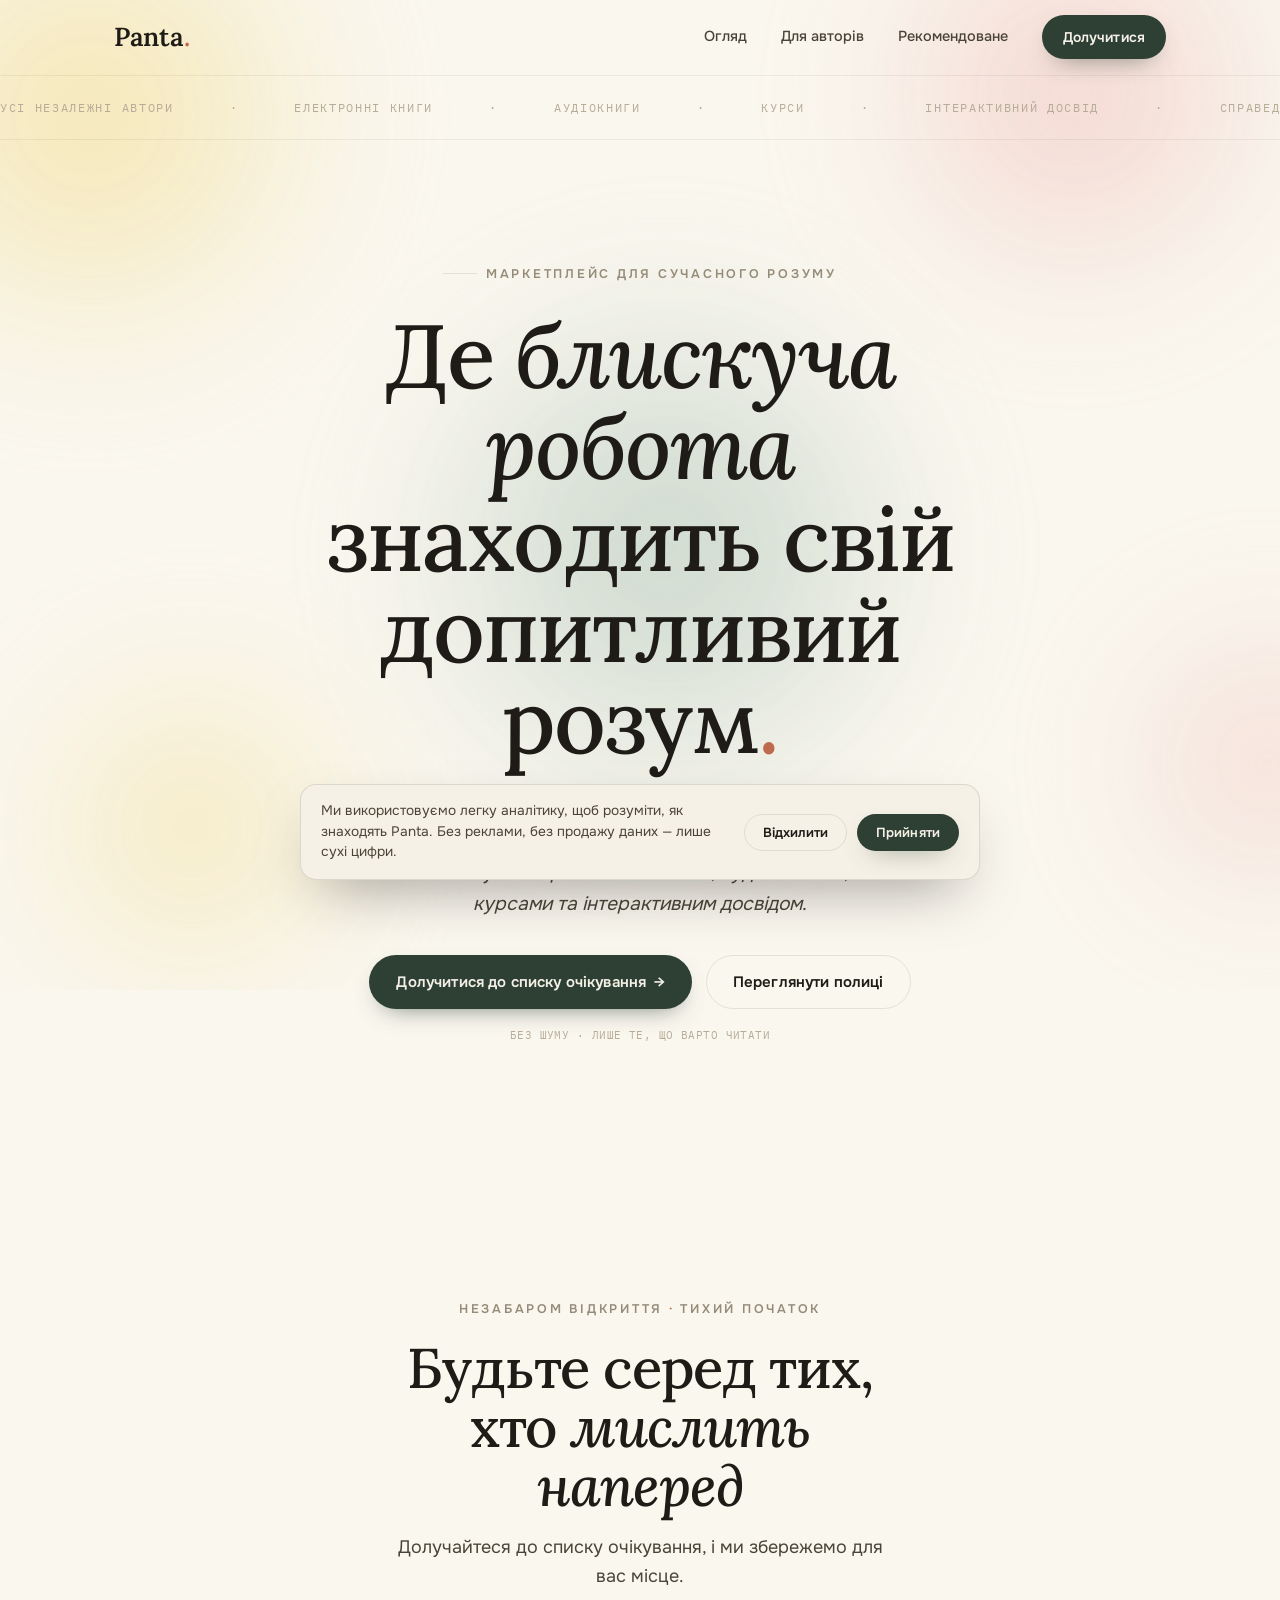
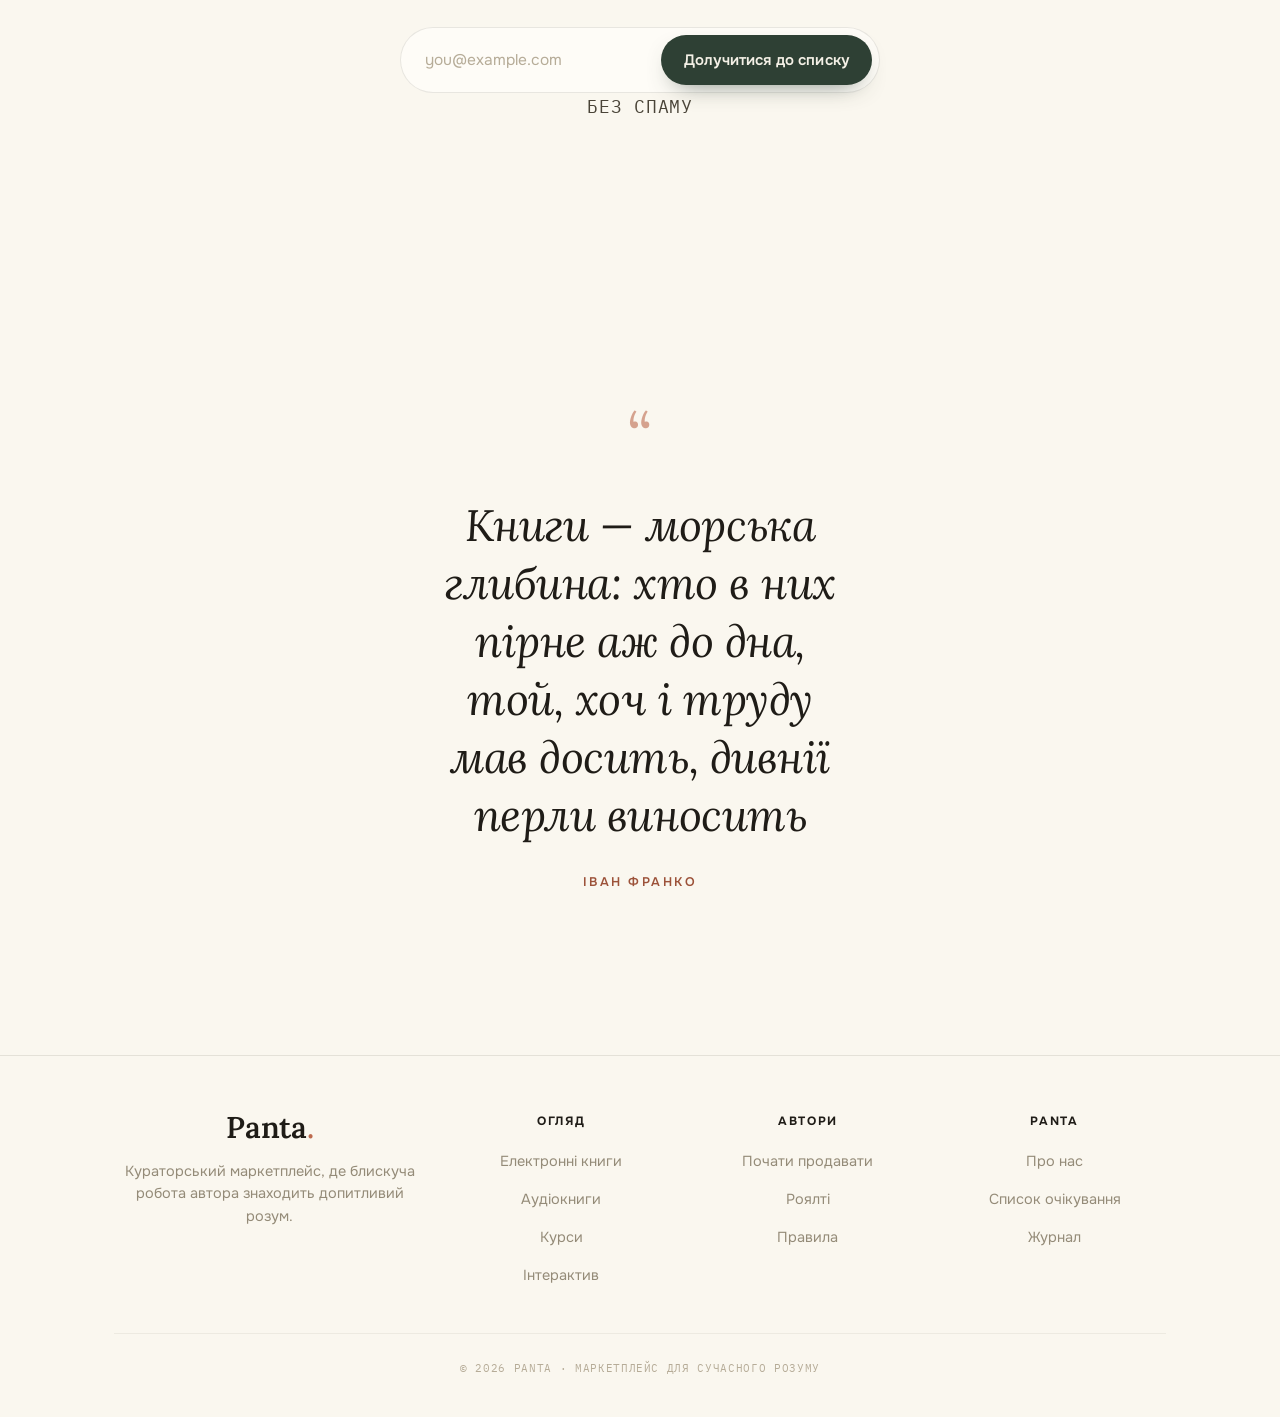
<file: index.html>
<!doctype html>
<html lang="uk">
    <head>
        <meta charset="utf-8" />
        <meta name="viewport" content="width=device-width, initial-scale=1" />

        <!-- Google tag (gtag.js) — GA4 -->
        <script
            async
            src="https://www.googletagmanager.com/gtag/js?id=G-8SDCCMNHDT"
        ></script>
        <script>
            window.dataLayer = window.dataLayer || [];
            function gtag() {
                dataLayer.push(arguments);
            }
            // Consent Mode v2 — deny storage until the visitor chooses
            gtag("consent", "default", {
                ad_storage: "denied",
                ad_user_data: "denied",
                ad_personalization: "denied",
                analytics_storage: "denied",
            });
            // Honor a stored choice immediately, before the banner loads
            try {
                if (localStorage.getItem("panta-consent") === "granted") {
                    gtag("consent", "update", {
                        ad_storage: "granted",
                        ad_user_data: "granted",
                        ad_personalization: "granted",
                        analytics_storage: "granted",
                    });
                }
            } catch (e) {}
            gtag("js", new Date());
            gtag("config", "G-8SDCCMNHDT");
        </script>

        <title>Panta — Маркетплейс для сучасного розуму</title>
        <meta
            name="description"
            content="Panta — це кураторський маркетплейс, що поєднує талановитих авторів і допитливий розум — електронні книги, аудіокниги, курси та інтерактивний досвід."
        />
        <link rel="preconnect" href="https://fonts.googleapis.com" />
        <link rel="preconnect" href="https://fonts.gstatic.com" crossorigin />
        <link
            href="https://fonts.googleapis.com/css2?family=Lora:ital,wght@0,400..600;1,400..600&family=Onest:wght@400;500;600;700&family=IBM+Plex+Mono:wght@400;500&display=swap"
            rel="stylesheet"
        />
        <link rel="stylesheet" href="styles.css" />
        <link rel="icon" href="favicon.ico" sizes="any" />
        <link rel="icon" type="image/png" sizes="32x32" href="favicon-32.png" />
        <link
            rel="apple-touch-icon"
            sizes="180x180"
            href="apple-touch-icon.png"
        />
        <link rel="manifest" href="site.webmanifest" />
    </head>
    <body data-direction="editorial" data-motion="on">
        <!-- atmosphere -->
        <div class="atmosphere" aria-hidden="true">
            <div class="bloom bloom--gold"></div>
            <div class="bloom bloom--rose"></div>
            <div class="bloom bloom--sage"></div>
            <div class="bloom bloom--gold-2"></div>
            <div class="bloom bloom--rose-2"></div>
        </div>

        <!-- ======================= NAV ======================= -->
        <header class="nav" id="nav">
            <div class="wrap nav__inner">
                <a class="wordmark" href="#top"
                    >Panta<span class="dot">.</span></a
                >
                <nav class="nav__links">
                    <a class="nav-link" href="in-progress.html">Огляд</a>
                    <a class="nav-link" href="in-progress.html">Для авторів</a>
                    <a class="nav-link" href="in-progress.html"
                        >Рекомендоване</a
                    >
                    <a class="btn btn--primary" href="#waitlist">Долучитися</a>
                </nav>
                <button
                    class="nav__menu-btn"
                    id="navMenuBtn"
                    type="button"
                    aria-label="Відкрити меню"
                    aria-expanded="false"
                    aria-controls="navMenu"
                >
                    <span></span><span></span><span></span>
                </button>
            </div>
            <div class="nav__menu" id="navMenu">
                <div class="wrap nav__menu-inner">
                    <a class="nav__menu-link" href="in-progress.html">Огляд</a>
                    <a class="nav__menu-link" href="in-progress.html"
                        >Для авторів</a
                    >
                    <a class="nav__menu-link" href="in-progress.html"
                        >Рекомендоване</a
                    >
                    <a class="btn btn--primary nav__menu-cta" href="#waitlist"
                        >Долучитися до списку очікування</a
                    >
                </div>
            </div>
        </header>
        <!-- ======================= STRIP ======================= -->
        <div class="strip" aria-hidden="true">
            <div class="strip__row" id="strip">
                <span>Усі незалежні автори</span>
                <span>·</span>
                <span>електронні книги</span>
                <span>·</span>
                <span>аудіокниги</span>
                <span>·</span>
                <span>курси</span>
                <span>·</span>
                <span>інтерактивний досвід</span>
                <span>·</span>
                <span>справедливі роялті для авторів</span>
                <span>·</span>
            </div>
        </div>

        <main id="top">
            <!-- ======================= HERO ======================= -->
            <section class="hero">
                <div class="wrap hero__grid">
                    <div class="hero__copy">
                        <div class="hero__eyebrow eyebrow reveal">
                            <span class="rule"></span>
                            Маркетплейс для сучасного розуму
                        </div>
                        <h1 class="reveal" data-d="1">
                            Де <em>блискуча робота</em> знаходить свій<br />допитливий
                            розум<span class="dot">.</span>
                        </h1>
                        <p class="hero__lede reveal" data-d="2">
                            Перетворюємо іскру автора на полум'я в серці читача
                            — пропонуючи кураторський простір для обміну
                            <em
                                >електронними книгами, аудіокнигами, курсами та
                                інтерактивним досвідом</em
                            >.
                        </p>
                        <div class="hero__cta reveal" data-d="3">
                            <a class="btn btn--primary" href="#waitlist"
                                >Долучитися до списку очікування
                                <span class="arrow">→</span></a
                            >
                            <a class="btn btn--ghost" href="in-progress.html"
                                >Переглянути полиці</a
                            >
                        </div>
                        <p class="hero__note reveal" data-d="4">
                            Без шуму · лише те, що варто читати
                        </p>
                    </div>

                    <div
                        class="hero__visual reveal"
                        data-d="2"
                        aria-hidden="true"
                    >
                        <div class="cover c1">
                            <span class="cover__tag">електронна книга</span>
                        </div>
                        <div class="cover c2">
                            <span class="cover__tag">аудіокнига</span>
                        </div>
                        <div class="cover c3">
                            <span class="cover__tag">курс</span>
                        </div>
                    </div>
                </div>
            </section>

            <!-- ======================= CATEGORIES ======================= -->
            <!-- --
            <section class="sec" id="categories">
                <div class="wrap">
                    <div class="sec__head reveal">
                        <span class="eyebrow"
                            >The shelves<span class="dot"> ·</span> what you can
                            trade</span
                        >
                        <h2 class="sec__title">
                            Four ways to <em>think, learn,</em> and listen.
                        </h2>
                        <p class="sec__sub">
                            Every format a modern mind reaches for — curated,
                            never crowded.
                        </p>
                    </div>
                    <div class="cats">
                        <a
                            class="cat reveal"
                            data-d="1"
                            href="in-progress.html"
                        >
                            <span class="cat__num">01</span>
                            <div class="cat__thumb"></div>
                            <h3 class="cat__name">E-books</h3>
                            <p class="cat__desc">
                                Long-form ideas and fiction from independent
                                authors, DRM-free.
                            </p>
                            <span class="cat__go"
                                >Explore <span class="arrow">→</span></span
                            >
                        </a>
                        <a
                            class="cat reveal"
                            data-d="2"
                            href="in-progress.html"
                        >
                            <span class="cat__num">02</span>
                            <div class="cat__thumb"></div>
                            <h3 class="cat__name">Audiobooks</h3>
                            <p class="cat__desc">
                                Voices worth your commute, narrated and produced
                                with care.
                            </p>
                            <span class="cat__go"
                                >Explore <span class="arrow">→</span></span
                            >
                        </a>
                        <a
                            class="cat reveal"
                            data-d="3"
                            href="in-progress.html"
                        >
                            <span class="cat__num">03</span>
                            <div class="cat__thumb"></div>
                            <h3 class="cat__name">Courses</h3>
                            <p class="cat__desc">
                                Self-paced craft and knowledge, taught by people
                                who make things.
                            </p>
                            <span class="cat__go"
                                >Explore <span class="arrow">→</span></span
                            >
                        </a>
                        <a
                            class="cat reveal"
                            data-d="4"
                            href="in-progress.html"
                        >
                            <span class="cat__num">04</span>
                            <div class="cat__thumb"></div>
                            <h3 class="cat__name">Interactive</h3>
                            <p class="cat__desc">
                                Living documents, playable essays, and
                                experiences that respond.
                            </p>
                            <span class="cat__go"
                                >Explore <span class="arrow">→</span></span
                            >
                        </a>
                    </div>
                </div>
            </section>
            -->

            <!-- ======================= FEATURED SHELF ======================= -->
            <!-- --
            <section class="sec" id="shelf" style="padding-top: 0">
                <div class="wrap">
                    <div class="sec__head reveal">
                        <span class="eyebrow"
                            >On the shelves now<span class="dot"> ·</span>
                            curated weekly</span
                        >
                        <h2 class="sec__title">
                            Hand-picked, not <em>algorithm-fed.</em>
                        </h2>
                    </div>
                    <div class="shelf">
                        <div class="shelf__item reveal" data-d="1">
                            <div class="shelf__cover">
                                <span class="shelf__ph">cover art</span>
                            </div>
                            <div class="shelf__meta">
                                <span class="k">E-book</span>
                                <p class="t">Essays on the quiet life</p>
                            </div>
                        </div>
                        <div class="shelf__item reveal" data-d="2">
                            <div class="shelf__cover">
                                <span class="shelf__ph">cover art</span>
                            </div>
                            <div class="shelf__meta">
                                <span class="k">Audiobook</span>
                                <p class="t">Notes from a slower year</p>
                            </div>
                        </div>
                        <div class="shelf__item reveal" data-d="3">
                            <div class="shelf__cover">
                                <span class="shelf__ph">cover art</span>
                            </div>
                            <div class="shelf__meta">
                                <span class="k">Course</span>
                                <p class="t">The craft of attention</p>
                            </div>
                        </div>
                        <div class="shelf__item reveal" data-d="4">
                            <div class="shelf__cover">
                                <span class="shelf__ph">cover art</span>
                            </div>
                            <div class="shelf__meta">
                                <span class="k">Interactive</span>
                                <p class="t">A field guide to ideas</p>
                            </div>
                        </div>
                    </div>
                </div>
            </section>
            -->

            <!-- ======================= READERS / CREATORS ======================= -->
            <!-- --
            <section class="sec" id="creators" style="padding-top: 0">
                <div class="wrap">
                    <div class="duo">
                        <div class="panel panel--readers reveal" data-d="1">
                            <span class="panel__eyebrow">For readers</span>
                            <h3 class="panel__title">
                                Find your <em>next</em> idea.
                            </h3>
                            <p class="panel__lead">
                                A calm, curated catalogue with no dark patterns
                                and no infinite scroll — just work chosen
                                because it's good.
                            </p>
                            <ul class="panel__list">
                                <li>One library across every format you buy</li>
                                <li>Read, listen, and learn on any device</li>
                                <li>
                                    Support the people who made it, directly
                                </li>
                            </ul>
                            <a class="btn btn--ghost" href="in-progress.html"
                                >Start exploring</a
                            >
                        </div>
                        <div class="panel panel--creators reveal" data-d="2">
                            <span class="panel__eyebrow">For creators</span>
                            <h3 class="panel__title">
                                Publish on your <em>own</em> terms.
                            </h3>
                            <p class="panel__lead">
                                Bring your e-book, audiobook, course, or
                                interactive work to a marketplace built to put
                                your craft — and your earnings — first.
                            </p>
                            <ul class="panel__list">
                                <li>Keep up to 90% of every sale</li>
                                <li>
                                    Set your price, your bundles, your rules
                                </li>
                                <li>Reach readers who came to pay attention</li>
                            </ul>
                            <a class="btn btn--ghost" href="in-progress.html"
                                >Sell your work</a
                            >
                        </div>
                    </div>
                </div>
            </section>
            -->

            <!-- ======================= WAITLIST ======================= -->
            <section class="waitlist" id="waitlist">
                <div class="wrap waitlist__card reveal">
                    <span class="eyebrow"
                        >Незабаром відкриття<span class="dot"> ·</span> тихий
                        початок</span
                    >
                    <h2>Будьте серед тих, хто <em>мислить наперед</em></h2>
                    <p>
                        Долучайтеся до списку очікування, і ми збережемо для вас
                        місце.
                    </p>
                    <form class="form" id="waitlistForm" novalidate>
                        <input
                            type="hidden"
                            name="access_key"
                            value="75010886-2d32-4f87-a606-ab42708fe256"
                        />
                        <input
                            type="hidden"
                            name="subject"
                            value="New Panta waitlist signup"
                        />
                        <input
                            type="hidden"
                            name="from_name"
                            value="Panta Waitlist"
                        />
                        <input
                            type="checkbox"
                            name="botcheck"
                            style="display: none"
                            tabindex="-1"
                            autocomplete="off"
                            aria-hidden="true"
                        />
                        <input
                            type="email"
                            id="email"
                            name="email"
                            placeholder="you@example.com"
                            autocomplete="email"
                            aria-label="Електронна адреса"
                            required
                        />
                        <button class="btn btn--primary" type="submit">
                            Долучитися до списку
                        </button>
                    </form>
                    <p class="form__note" id="formNote">Без спаму</p>
                </div>
            </section>

            <!-- ======================= QUOTE MOMENT ======================= -->
            <section class="quote">
                <div class="wrap reveal">
                    <span class="quote__mark">&ldquo;</span>
                    <p class="quote__text">
                        Книги — морська глибина: хто в них пірне аж до дна, той,
                        хоч і труду мав досить, дивнії перли виносить
                    </p>
                    <p class="quote__by">Іван Франко</p>
                </div>
            </section>
        </main>

        <!-- ======================= FOOTER ======================= -->
        <footer class="footer">
            <div class="wrap">
                <div class="footer__grid">
                    <div class="footer__brand">
                        <a class="wordmark" href="#top"
                            >Panta<span class="dot">.</span></a
                        >
                        <p class="footer__tag">
                            Кураторський маркетплейс, де блискуча робота автора
                            знаходить допитливий розум.
                        </p>
                    </div>
                    <div class="footer__col">
                        <h4>Огляд</h4>
                        <ul>
                            <li>
                                <a href="in-progress.html">Електронні книги</a>
                            </li>
                            <li><a href="in-progress.html">Аудіокниги</a></li>
                            <li><a href="in-progress.html">Курси</a></li>
                            <li><a href="in-progress.html">Інтерактив</a></li>
                        </ul>
                    </div>
                    <div class="footer__col">
                        <h4>Автори</h4>
                        <ul>
                            <li>
                                <a href="in-progress.html">Почати продавати</a>
                            </li>
                            <li><a href="in-progress.html">Роялті</a></li>
                            <li><a href="in-progress.html">Правила</a></li>
                        </ul>
                    </div>
                    <div class="footer__col">
                        <h4>Panta</h4>
                        <ul>
                            <li><a href="in-progress.html">Про нас</a></li>
                            <li><a href="#waitlist">Список очікування</a></li>
                            <li><a href="in-progress.html">Журнал</a></li>
                        </ul>
                    </div>
                </div>
                <div class="footer__base">
                    <span class="mono"
                        >© 2026 Panta · Маркетплейс для сучасного розуму</span
                    >
                </div>
            </div>
        </footer>

        <!-- behaviour -->
        <script src="app.js"></script>
    </body>
</html>
</file>
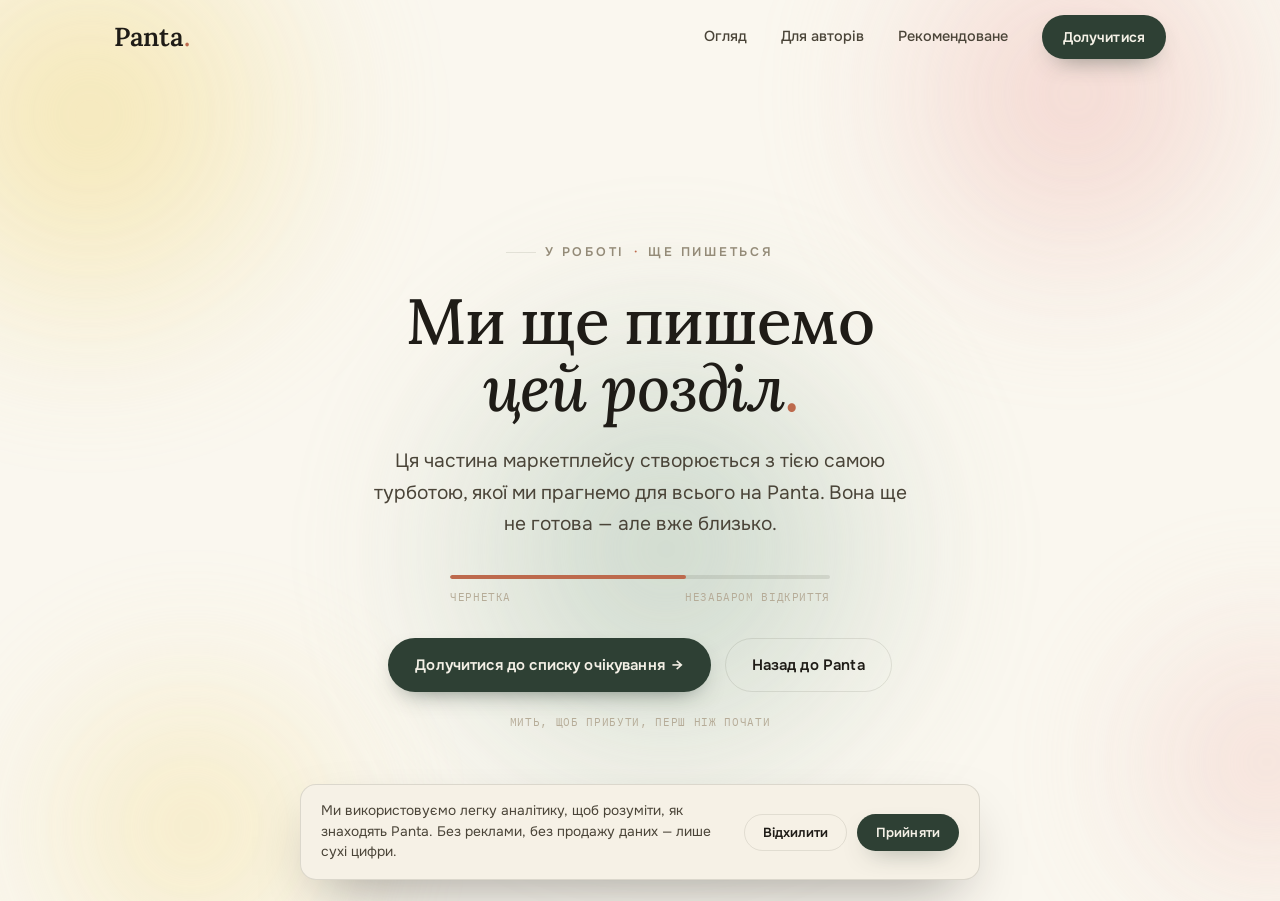
<file: in-progress.html>
<!doctype html>
<html lang="uk">
<head>
<meta charset="utf-8" />
<meta name="viewport" content="width=device-width, initial-scale=1" />

<!-- Google tag (gtag.js) — GA4 -->
<script async src="https://www.googletagmanager.com/gtag/js?id=G-8SDCCMNHDT"></script>
<script>
  window.dataLayer = window.dataLayer || [];
  function gtag(){ dataLayer.push(arguments); }
  // Consent Mode v2 — deny storage until the visitor chooses
  gtag('consent', 'default', {
    ad_storage: 'denied',
    ad_user_data: 'denied',
    ad_personalization: 'denied',
    analytics_storage: 'denied'
  });
  // Honor a stored choice immediately, before the banner loads
  try {
    if (localStorage.getItem('panta-consent') === 'granted') {
      gtag('consent', 'update', {
        ad_storage: 'granted',
        ad_user_data: 'granted',
        ad_personalization: 'granted',
        analytics_storage: 'granted'
      });
    }
  } catch (e) {}
  gtag('js', new Date());
  gtag('config', 'G-8SDCCMNHDT');
</script>

<title>Ще пишеться — Panta</title>
<meta name="description" content="Цей куточок Panta ще пишеться. Долучайтеся до списку очікування, і ми сповістимо вас, щойно він відкриється." />
<link rel="preconnect" href="https://fonts.googleapis.com" />
<link rel="preconnect" href="https://fonts.gstatic.com" crossorigin />
<link href="https://fonts.googleapis.com/css2?family=Lora:ital,wght@0,400..600;1,400..600&family=Onest:wght@400;500;600;700&family=IBM+Plex+Mono:wght@400;500&display=swap" rel="stylesheet" />
<link rel="stylesheet" href="styles.css" />
<link rel="icon" href="favicon.ico" sizes="any" />
<link rel="icon" type="image/png" sizes="32x32" href="favicon-32.png" />
<link rel="apple-touch-icon" sizes="180x180" href="apple-touch-icon.png" />
<link rel="manifest" href="site.webmanifest" />
</head>
<body data-motion="on">

  <div class="atmosphere" aria-hidden="true">
    <div class="bloom bloom--gold"></div>
    <div class="bloom bloom--rose"></div>
    <div class="bloom bloom--sage"></div>
    <div class="bloom bloom--gold-2"></div>
    <div class="bloom bloom--rose-2"></div>
  </div>

  <header class="nav" id="nav">
    <div class="wrap nav__inner">
      <a class="wordmark" href="index.html">Panta<span class="dot">.</span></a>
      <nav class="nav__links">
        <a class="nav-link" href="in-progress.html">Огляд</a>
        <a class="nav-link" href="in-progress.html">Для авторів</a>
        <a class="nav-link" href="in-progress.html">Рекомендоване</a>
        <a class="btn btn--primary" href="index.html#waitlist">Долучитися</a>
      </nav>
    </div>
  </header>

  <main class="stage">
    <div class="wrap stage__inner">
      <div class="stage__eyebrow eyebrow">
        <span class="rule"></span>
        У роботі<span class="dot"> ·</span> ще пишеться
      </div>
      <h1>Ми ще пишемо<br /><em>цей розділ</em><span class="dot">.</span></h1>
      <p class="stage__lede">
        Ця частина маркетплейсу створюється з тією самою турботою, якої ми
        прагнемо для всього на Panta. Вона ще не готова — але вже близько.
      </p>

      <div class="progress" aria-hidden="true">
        <div class="progress__track"><div class="progress__fill"></div></div>
        <div class="progress__labels">
          <span>чернетка</span>
          <span>незабаром відкриття</span>
        </div>
      </div>

      <div class="stage__cta">
        <a class="btn btn--primary" href="index.html#waitlist">Долучитися до списку очікування <span class="arrow">→</span></a>
        <a class="btn btn--ghost" href="index.html">Назад до Panta</a>
      </div>
      <p class="stage__note">Мить, щоб прибути, перш ніж почати</p>
    </div>
  </main>

  <script src="app.js"></script>
</body>
</html>
</file>
<file: styles.css>
/* ============================================================
   Panta — Marketplace for modern minds
   Palette + type derived from the Panta brand:
   warm ivory canvas, butter-gold / dusty-rose / sage blooms,
   terracotta accent, deep forest green. Lora + Onest.
   ============================================================ */

:root {
  /* base canvas + ink */
  --bg:        #faf7ef;
  --bg-warm:   #f6f1e6;
  --ink:       #1f1c17;
  --ink-soft:  #4a4438;
  --muted:     #948b78;
  --faint:     #b6ac98;
  --line:      rgba(43, 38, 28, 0.10);
  --line-soft: rgba(43, 38, 28, 0.06);
  --card:      #fefcf7;

  /* accents */
  --accent:    #bd6a4d;   /* terracotta — the brand dot */
  --accent-ink:#9c5239;
  --forest:    #2e4034;   /* deep green button */
  --forest-hi: #3a5142;

  /* bloom hues */
  --bloom-gold: 47 78% 80%;
  --bloom-rose: 8 62% 86%;
  --bloom-sage: 138 16% 76%;

  /* atmosphere intensity (0–1.4), driven by Tweaks */
  --atmos: 1;

  /* fonts */
  --serif: 'Lora', Georgia, 'Times New Roman', serif;
  --sans:  'Onest', system-ui, -apple-system, sans-serif;
  --mono:  'IBM Plex Mono', ui-monospace, 'SF Mono', Menlo, monospace;

  /* rhythm */
  --maxw: 1180px;
  --gutter: clamp(20px, 5vw, 64px);
  --radius: 14px;
}

* { box-sizing: border-box; }

html { -webkit-text-size-adjust: 100%; scroll-behavior: smooth; }

body {
  margin: 0;
  background: var(--bg);
  color: var(--ink);
  font-family: var(--sans);
  font-size: 17px;
  line-height: 1.6;
  -webkit-font-smoothing: antialiased;
  text-rendering: optimizeLegibility;
  overflow-x: hidden;
}

@media (prefers-reduced-motion: reduce) {
  html { scroll-behavior: auto; }
}

/* ---- atmosphere: soft drifting gradient blooms ---- */
.atmosphere {
  position: fixed;
  inset: -10vh -10vw;
  z-index: -1;
  pointer-events: none;
  overflow: hidden;
}
.bloom {
  position: absolute;
  border-radius: 50%;
  filter: blur(60px);
  opacity: calc(0.9 * var(--atmos));
  will-change: transform;
}
.bloom--gold {
  width: 46vw; height: 46vw;
  top: -10vh; left: -6vw;
  background: radial-gradient(circle, hsl(var(--bloom-gold) / 0.95), hsl(var(--bloom-gold) / 0) 68%);
  animation: drift-a 34s ease-in-out infinite alternate;
}
.bloom--rose {
  width: 40vw; height: 40vw;
  top: -8vh; right: 6vw;
  background: radial-gradient(circle, hsl(var(--bloom-rose) / 0.9), hsl(var(--bloom-rose) / 0) 66%);
  animation: drift-b 42s ease-in-out infinite alternate;
}
.bloom--sage {
  width: 52vw; height: 52vw;
  top: 34vh; left: 36vw;
  background: radial-gradient(circle, hsl(var(--bloom-sage) / 0.85), hsl(var(--bloom-sage) / 0) 64%);
  animation: drift-c 50s ease-in-out infinite alternate;
}
.bloom--gold-2 {
  width: 34vw; height: 34vw;
  bottom: -6vh; left: 8vw;
  background: radial-gradient(circle, hsl(var(--bloom-gold) / 0.7), hsl(var(--bloom-gold) / 0) 66%);
  animation: drift-b 46s ease-in-out infinite alternate;
}
.bloom--rose-2 {
  width: 30vw; height: 30vw;
  bottom: 4vh; right: -4vw;
  background: radial-gradient(circle, hsl(var(--bloom-rose) / 0.7), hsl(var(--bloom-rose) / 0) 66%);
  animation: drift-a 38s ease-in-out infinite alternate;
}

@keyframes drift-a {
  from { transform: translate3d(0,0,0) scale(1); }
  to   { transform: translate3d(4vw, 5vh, 0) scale(1.12); }
}
@keyframes drift-b {
  from { transform: translate3d(0,0,0) scale(1.05); }
  to   { transform: translate3d(-5vw, 4vh, 0) scale(1); }
}
@keyframes drift-c {
  from { transform: translate3d(0,0,0) scale(1); }
  to   { transform: translate3d(3vw, -6vh, 0) scale(1.1); }
}
@media (prefers-reduced-motion: reduce) {
  .bloom { animation: none !important; }
}
body[data-motion="off"] .bloom { animation: none !important; }

/* ---- layout ---- */
.wrap {
  width: 100%;
  max-width: var(--maxw);
  margin-inline: auto;
  padding-inline: var(--gutter);
}
section { position: relative; }

/* ---- typography helpers ---- */
.eyebrow {
  font-family: var(--sans);
  font-size: 12.5px;
  font-weight: 600;
  letter-spacing: 0.22em;
  text-transform: uppercase;
  color: var(--muted);
}
.eyebrow .dot { color: var(--accent); }
.mono {
  font-family: var(--mono);
  font-size: 11px;
  letter-spacing: 0.06em;
  text-transform: uppercase;
  color: var(--faint);
}
.serif-italic { font-family: var(--serif); font-style: italic; }
.accent { color: var(--accent); }

h1, h2, h3 { margin: 0; font-weight: 500; line-height: 1.08; letter-spacing: -0.01em; }

/* ---- buttons ---- */
.btn {
  display: inline-flex;
  align-items: center;
  gap: 0.5em;
  font-family: var(--sans);
  font-size: 15px;
  font-weight: 600;
  letter-spacing: 0.01em;
  white-space: nowrap;
  padding: 14px 26px;
  border-radius: 999px;
  border: 1px solid transparent;
  cursor: pointer;
  text-decoration: none;
  transition: transform .25s cubic-bezier(.2,.7,.2,1), background-color .25s, box-shadow .25s, color .25s;
}
.btn:active { transform: translateY(1px) scale(.99); }
.btn--primary {
  background: var(--forest);
  color: #f4f0e6;
  box-shadow: 0 10px 26px -14px rgba(46,64,52,0.8);
}
.btn--primary:hover { background: var(--forest-hi); transform: translateY(-2px); box-shadow: 0 18px 34px -16px rgba(46,64,52,0.75); }
.btn--ghost {
  background: transparent;
  color: var(--ink);
  border-color: var(--line);
}
.btn--ghost:hover { border-color: var(--accent); color: var(--accent-ink); transform: translateY(-2px); }
.btn .arrow { transition: transform .25s; }
.btn:hover .arrow { transform: translateX(3px); }

/* ============================================================
   NAV
   ============================================================ */
.nav {
  position: sticky;
  top: 0;
  z-index: 40;
  transition: background-color .3s, border-color .3s, backdrop-filter .3s;
  border-bottom: 1px solid transparent;
}
.nav.scrolled {
  background: rgba(250, 247, 239, 0.72);
  backdrop-filter: saturate(140%) blur(14px);
  -webkit-backdrop-filter: saturate(140%) blur(14px);
  border-bottom-color: var(--line-soft);
}
.nav__inner {
  display: flex;
  align-items: center;
  justify-content: space-between;
  height: 74px;
}
.wordmark {
  font-family: var(--serif);
  font-weight: 600;
  font-size: 26px;
  letter-spacing: -0.01em;
  color: var(--ink);
  text-decoration: none;
  line-height: 1;
}
.wordmark .dot { color: var(--accent); }
.nav__links {
  display: flex;
  align-items: center;
  gap: 34px;
}
/* compact CTA in the header — lighter than the hero buttons */
.nav__links .btn {
  padding: 10px 20px;
  font-size: 14px;
}
.nav__links a:not(.btn) {
  font-size: 14.5px;
  font-weight: 500;
  color: var(--ink-soft);
  text-decoration: none;
  position: relative;
  transition: color .2s;
}
.nav__links a:not(.btn)::after {
  content: "";
  position: absolute;
  left: 0; bottom: -5px;
  width: 0; height: 1.5px;
  background: var(--accent);
  transition: width .25s ease;
}
.nav__links a:not(.btn):hover { color: var(--ink); }
.nav__links a:not(.btn):hover::after { width: 100%; }
/* hamburger toggle — hidden on desktop */
.nav__menu-btn {
  display: none;
  flex-direction: column;
  justify-content: center;
  gap: 5px;
  width: 42px; height: 42px;
  padding: 0;
  background: transparent;
  border: 1px solid var(--line);
  border-radius: 12px;
  cursor: pointer;
  transition: border-color .2s;
}
.nav__menu-btn span {
  display: block;
  width: 18px; height: 2px;
  margin: 0 auto;
  background: var(--ink);
  border-radius: 2px;
  transition: transform .25s ease, opacity .2s ease;
}
.nav--menu-open .nav__menu-btn span:nth-child(1) { transform: translateY(7px) rotate(45deg); }
.nav--menu-open .nav__menu-btn span:nth-child(2) { opacity: 0; }
.nav--menu-open .nav__menu-btn span:nth-child(3) { transform: translateY(-7px) rotate(-45deg); }

/* mobile dropdown panel — collapsed by default */
.nav__menu { display: none; }
.nav__menu-inner {
  display: flex;
  flex-direction: column;
  gap: 2px;
  padding-block: 10px 22px;
}
.nav__menu-link {
  font-family: var(--sans);
  font-size: 16px;
  font-weight: 500;
  color: var(--ink-soft);
  text-decoration: none;
  padding: 13px 2px;
  border-bottom: 1px solid var(--line-soft);
  transition: color .2s;
}
.nav__menu-link:hover { color: var(--ink); }
.nav__menu-cta { margin-top: 14px; justify-content: center; }

@media (max-width: 760px) {
  .nav__links .nav-link { display: none; }
  .nav__links .btn--primary { display: none; }
  .nav__menu-btn { display: flex; }
  .nav__menu {
    display: block;
    overflow: hidden;
    max-height: 0;
    background: rgba(250, 247, 239, 0.98);
    backdrop-filter: saturate(140%) blur(14px);
    -webkit-backdrop-filter: saturate(140%) blur(14px);
    border-bottom: 1px solid transparent;
    transition: max-height .32s cubic-bezier(.2,.7,.2,1), border-color .32s;
  }
  .nav--menu-open .nav__menu {
    max-height: 360px;
    border-bottom-color: var(--line-soft);
  }
}

/* ============================================================
   HERO
   ============================================================ */
.hero {
  padding-top: clamp(56px, 9vw, 120px);
  padding-bottom: clamp(56px, 9vw, 110px);
}
.hero__grid {
  display: grid;
  grid-template-columns: 1.15fr 0.85fr;
  gap: clamp(36px, 6vw, 80px);
  align-items: center;
}
.hero__eyebrow { margin-bottom: 26px; display: inline-flex; gap: 0.7em; align-items: center; }
.hero__eyebrow .rule { width: 34px; height: 1px; background: var(--line); display: inline-block; }
.hero h1 {
  font-family: var(--serif);
  font-size: clamp(42px, 6.4vw, 84px);
  font-weight: 500;
  line-height: 1.02;
  letter-spacing: -0.02em;
  margin-bottom: 28px;
}
.hero h1 em { font-style: italic; }
.hero h1 .dot { color: var(--accent); }
.hero__lede {
  font-size: clamp(17px, 1.5vw, 20px);
  line-height: 1.62;
  color: var(--ink-soft);
  max-width: 36ch;
  margin-bottom: 36px;
}
.hero__cta { display: flex; flex-wrap: wrap; gap: 14px; align-items: center; }
.hero__note {
  margin-top: 18px;
  font-family: var(--mono);
  font-size: 11px;
  letter-spacing: 0.04em;
  color: var(--faint);
  text-transform: uppercase;
}

/* hero visual — stacked "shelf" of placeholder covers */
.hero__visual {
  position: relative;
  display: grid;
  grid-template-columns: repeat(3, 1fr);
  gap: 16px;
  align-items: end;
}
.cover {
  position: relative;
  border-radius: 8px;
  overflow: hidden;
  background: var(--card);
  border: 1px solid var(--line);
  box-shadow: 0 24px 50px -28px rgba(43,38,28,0.45);
  display: flex;
  align-items: flex-end;
  padding: 12px;
}
.cover::before {
  content: "";
  position: absolute;
  inset: 0;
  background-image: repeating-linear-gradient(
    -45deg,
    rgba(43,38,28,0.05) 0 1px,
    transparent 1px 11px
  );
}
.cover__tag {
  position: relative;
  font-family: var(--mono);
  font-size: 10px;
  letter-spacing: 0.06em;
  text-transform: uppercase;
  color: var(--muted);
  background: rgba(254,252,247,0.85);
  padding: 4px 8px;
  border-radius: 5px;
}
.cover.c1 { aspect-ratio: 3/4.4; transform: translateY(0); }
.cover.c2 { aspect-ratio: 3/4.9; transform: translateY(-20px); background: linear-gradient(160deg, hsl(var(--bloom-rose)/.5), var(--card)); }
.cover.c3 { aspect-ratio: 3/4.2; transform: translateY(14px); background: linear-gradient(160deg, hsl(var(--bloom-sage)/.5), var(--card)); }

/* ============================================================
   MARQUEE STRIP (logos / trust)
   ============================================================ */
.strip {
  border-top: 1px solid var(--line-soft);
  border-bottom: 1px solid var(--line-soft);
  padding: 22px 0;
  overflow: hidden;
}
.strip__row {
  display: flex;
  align-items: center;
  white-space: nowrap;
  width: max-content;
  animation: marquee 36s linear infinite;
}
.strip__row span {
  /* spacing lives on the items (not flex gap) so the duplicated
     content is exactly half the row width and -50% loops seamlessly */
  margin-right: 56px;
  font-family: var(--mono);
  font-size: 12px;
  letter-spacing: 0.14em;
  text-transform: uppercase;
  color: var(--faint);
}
.strip__row span b { color: var(--muted); font-weight: 500; }
@keyframes marquee { to { transform: translateX(-50%); } }
body[data-motion="off"] .strip__row { animation: none; }
@media (prefers-reduced-motion: reduce) { .strip__row { animation: none; } }

/* ============================================================
   SECTION HEADER
   ============================================================ */
.sec { padding-block: clamp(64px, 9vw, 120px); }
.sec__head { max-width: 56ch; margin-bottom: clamp(36px, 5vw, 60px); }
.sec__head.center { margin-inline: auto; text-align: center; }
.sec__title {
  font-family: var(--serif);
  font-size: clamp(30px, 4vw, 48px);
  font-weight: 500;
  letter-spacing: -0.02em;
  line-height: 1.08;
  margin-top: 16px;
  margin-bottom: 16px;
}
.sec__title em { font-style: italic; }
.sec__sub { font-size: 18px; color: var(--ink-soft); line-height: 1.6; }

/* ============================================================
   CATEGORIES
   ============================================================ */
.cats {
  display: grid;
  grid-template-columns: repeat(4, 1fr);
  gap: 20px;
}
.cat {
  display: flex;
  flex-direction: column;
  background: var(--card);
  border: 1px solid var(--line);
  border-radius: var(--radius);
  padding: 26px 24px 24px;
  text-decoration: none;
  color: inherit;
  min-height: 280px;
  transition: transform .3s cubic-bezier(.2,.7,.2,1), box-shadow .3s, border-color .3s;
}
.cat:hover {
  transform: translateY(-6px);
  box-shadow: 0 26px 50px -30px rgba(43,38,28,0.5);
  border-color: rgba(189,106,77,0.4);
}
.cat__num {
  font-family: var(--mono);
  font-size: 11px;
  letter-spacing: 0.08em;
  color: var(--faint);
}
.cat__thumb {
  margin: 18px 0 22px;
  height: 92px;
  border-radius: 8px;
  position: relative;
  overflow: hidden;
  border: 1px solid var(--line-soft);
}
.cat__thumb::before {
  content: "";
  position: absolute; inset: 0;
  background-image: repeating-linear-gradient(45deg, rgba(43,38,28,0.05) 0 1px, transparent 1px 12px);
}
.cat:nth-child(1) .cat__thumb { background: linear-gradient(150deg, hsl(var(--bloom-gold)/.55), var(--bg-warm)); }
.cat:nth-child(2) .cat__thumb { background: linear-gradient(150deg, hsl(var(--bloom-rose)/.55), var(--bg-warm)); }
.cat:nth-child(3) .cat__thumb { background: linear-gradient(150deg, hsl(var(--bloom-sage)/.55), var(--bg-warm)); }
.cat:nth-child(4) .cat__thumb { background: linear-gradient(150deg, hsl(28 50% 82% / .6), var(--bg-warm)); }
.cat__name {
  font-family: var(--serif);
  font-size: 24px;
  font-weight: 500;
  margin-bottom: 8px;
  margin-top: auto;
}
.cat__desc { font-size: 14.5px; color: var(--muted); line-height: 1.5; }
.cat__go {
  margin-top: 16px;
  font-size: 13px;
  font-weight: 600;
  color: var(--accent-ink);
  display: inline-flex;
  gap: 0.4em;
}
.cat__go .arrow { transition: transform .25s; }
.cat:hover .cat__go .arrow { transform: translateX(4px); }

/* ============================================================
   FEATURED SHELF
   ============================================================ */
.shelf {
  display: grid;
  grid-template-columns: repeat(4, 1fr);
  gap: 22px;
}
.shelf__item { display: flex; flex-direction: column; gap: 14px; }
.shelf__cover {
  aspect-ratio: 3/4;
  border-radius: 8px;
  position: relative;
  overflow: hidden;
  border: 1px solid var(--line);
  background: var(--card);
  box-shadow: 0 18px 40px -28px rgba(43,38,28,0.5);
  transition: transform .3s cubic-bezier(.2,.7,.2,1);
  display: flex; align-items: flex-end; padding: 12px;
}
.shelf__item:hover .shelf__cover { transform: translateY(-6px); }
.shelf__cover::before {
  content: ""; position: absolute; inset: 0;
  background-image: repeating-linear-gradient(-45deg, rgba(43,38,28,0.045) 0 1px, transparent 1px 12px);
}
.shelf__item:nth-child(1) .shelf__cover { background: linear-gradient(165deg, hsl(var(--bloom-gold)/.5), var(--card)); }
.shelf__item:nth-child(2) .shelf__cover { background: linear-gradient(165deg, hsl(var(--bloom-rose)/.5), var(--card)); }
.shelf__item:nth-child(3) .shelf__cover { background: linear-gradient(165deg, hsl(var(--bloom-sage)/.5), var(--card)); }
.shelf__item:nth-child(4) .shelf__cover { background: linear-gradient(165deg, hsl(28 50% 82%/.55), var(--card)); }
.shelf__ph {
  position: relative;
  font-family: var(--mono);
  font-size: 10px;
  letter-spacing: 0.06em;
  text-transform: uppercase;
  color: var(--muted);
  background: rgba(254,252,247,0.82);
  padding: 4px 8px;
  border-radius: 5px;
}
.shelf__meta .k {
  font-family: var(--mono);
  font-size: 10.5px;
  letter-spacing: 0.08em;
  text-transform: uppercase;
  color: var(--accent-ink);
}
.shelf__meta .t {
  font-family: var(--serif);
  font-size: 17px;
  margin-top: 4px;
  line-height: 1.25;
}

/* ============================================================
   QUOTE MOMENT
   ============================================================ */
.quote {
  text-align: center;
  padding-block: clamp(80px, 12vw, 150px);
}
.quote__mark {
  font-family: var(--serif);
  font-size: 64px;
  line-height: 0;
  color: var(--accent);
  opacity: 0.6;
  display: block;
  margin-bottom: 30px;
  height: 30px;
}
.quote__text {
  font-family: var(--serif);
  font-style: italic;
  font-weight: 400;
  font-size: clamp(26px, 3.6vw, 44px);
  line-height: 1.32;
  letter-spacing: -0.01em;
  max-width: 18ch;
  margin: 0 auto 28px;
  color: var(--ink);
  text-wrap: balance;
}
.quote__by {
  font-family: var(--sans);
  font-size: 12.5px;
  font-weight: 600;
  letter-spacing: 0.2em;
  text-transform: uppercase;
  color: var(--accent-ink);
}

/* ============================================================
   TWO-UP: readers / creators
   ============================================================ */
.duo {
  display: grid;
  grid-template-columns: 1fr 1fr;
  gap: 22px;
}
.panel {
  border-radius: var(--radius);
  padding: clamp(30px, 4vw, 48px);
  border: 1px solid var(--line);
  position: relative;
  overflow: hidden;
}
.panel--readers { background: linear-gradient(155deg, hsl(var(--bloom-sage)/.45), var(--card)); }
.panel--creators { background: var(--forest); color: #ece6d8; border-color: transparent; }
.panel--creators .panel__eyebrow { color: hsl(var(--bloom-gold)/.95); }
.panel--creators .panel__lead { color: #ece6d8; }
.panel--creators .panel__list li { color: #d4cdbd; }
.panel--creators .panel__list li::before { background: hsl(var(--bloom-gold)/.9); }
.panel--creators .btn--ghost { color: #ece6d8; border-color: rgba(236,230,216,0.3); }
.panel--creators .btn--ghost:hover { border-color: hsl(var(--bloom-gold)/.9); color: hsl(var(--bloom-gold)/1); }
.panel__eyebrow {
  font-size: 12px; font-weight: 600; letter-spacing: 0.2em; text-transform: uppercase;
  color: var(--accent-ink);
}
.panel__title {
  font-family: var(--serif);
  font-size: clamp(26px, 3vw, 38px);
  font-weight: 500;
  margin: 16px 0 16px;
}
.panel__title em { font-style: italic; }
.panel__lead { font-size: 16px; line-height: 1.6; color: var(--ink-soft); margin-bottom: 26px; max-width: 38ch; }
.panel__list { list-style: none; padding: 0; margin: 0 0 30px; display: grid; gap: 14px; }
.panel__list li {
  position: relative; padding-left: 26px; font-size: 15.5px; color: var(--ink-soft); line-height: 1.45;
}
.panel__list li::before {
  content: ""; position: absolute; left: 0; top: 0.55em;
  width: 7px; height: 7px; border-radius: 50%; background: var(--accent);
}

/* ============================================================
   WAITLIST
   ============================================================ */
.waitlist {
  text-align: center;
  padding-block: clamp(70px, 10vw, 130px);
}
.waitlist__card {
  max-width: 640px;
  margin-inline: auto;
}
.waitlist h2 {
  font-family: var(--serif);
  font-size: clamp(32px, 4.6vw, 56px);
  font-weight: 500;
  letter-spacing: -0.02em;
  margin: 18px 0 18px;
  line-height: 1.05;
}
.waitlist h2 em { font-style: italic; }
.waitlist p { font-size: 18px; color: var(--ink-soft); margin: 0 auto 36px; max-width: 46ch; }
.form {
  display: flex;
  gap: 10px;
  max-width: 480px;
  margin: 0 auto;
  background: var(--card);
  border: 1px solid var(--line);
  border-radius: 999px;
  padding: 7px 7px 7px 22px;
  transition: border-color .25s, box-shadow .25s;
}
.form:focus-within { border-color: var(--accent); box-shadow: 0 0 0 4px rgba(189,106,77,0.12); }
.form input {
  flex: 1;
  border: none;
  background: transparent;
  font-family: var(--sans);
  font-size: 15.5px;
  color: var(--ink);
  outline: none;
}
.form input::placeholder { color: var(--faint); }
.form .btn--primary { white-space: nowrap; padding-inline: 22px; }
.form__note {
  margin-top: 16px;
  font-family: var(--mono);
  font-size: 11px;
  letter-spacing: 0.04em;
  text-transform: uppercase;
  color: var(--faint);
}
.form--done input { color: var(--forest); font-weight: 600; }

/* ============================================================
   FOOTER
   ============================================================ */
.footer {
  border-top: 1px solid var(--line);
  padding-block: 56px 40px;
}
.footer__grid {
  display: grid;
  grid-template-columns: 1.4fr repeat(3, 1fr);
  gap: 40px 24px;
  margin-bottom: 44px;
  text-align: center;
  justify-items: center;
}
.footer__brand .wordmark { font-size: 30px; }
.footer__tag { margin-top: 14px; margin-inline: auto; color: var(--muted); font-size: 14.5px; max-width: 30ch; line-height: 1.55; }
.footer__col h4 {
  font-family: var(--sans);
  font-size: 12px; font-weight: 700; letter-spacing: 0.14em; text-transform: uppercase;
  color: var(--ink); margin: 0 0 16px;
}
.footer__col ul { list-style: none; margin: 0; padding: 0; display: grid; gap: 11px; justify-items: center; }
.footer__col a { color: var(--muted); text-decoration: none; font-size: 14.5px; transition: color .2s; }
.footer__col a:hover { color: var(--accent-ink); }
.footer__base {
  display: flex; justify-content: center; align-items: center; gap: 16px;
  padding-top: 26px; border-top: 1px solid var(--line-soft);
  font-size: 13px; color: var(--faint); text-align: center;
}
.footer__base .mono { color: var(--faint); }

/* ============================================================
   SCROLL REVEAL
   ============================================================ */
.reveal {
  opacity: 0;
  transform: translateY(22px);
  transition: opacity .9s cubic-bezier(.2,.7,.2,1), transform .9s cubic-bezier(.2,.7,.2,1);
}
.reveal.in { opacity: 1; transform: none; }
.reveal[data-d="1"] { transition-delay: .08s; }
.reveal[data-d="2"] { transition-delay: .16s; }
.reveal[data-d="3"] { transition-delay: .24s; }
.reveal[data-d="4"] { transition-delay: .32s; }
body[data-motion="off"] .reveal,
.no-motion .reveal { opacity: 1 !important; transform: none !important; transition: none !important; }
@media (prefers-reduced-motion: reduce) {
  .reveal { opacity: 1 !important; transform: none !important; }
}

/* ============================================================
   DIRECTION VARIANTS (set on <body data-direction>)
   ============================================================ */

/* — Editorial (default): centered, calm, serif-forward — */
body[data-direction="editorial"] .hero__grid {
  grid-template-columns: 1fr;
  text-align: center;
  max-width: 880px;
  margin-inline: auto;
}
body[data-direction="editorial"] .hero__eyebrow { justify-content: center; }
body[data-direction="editorial"] .hero__lede { margin-inline: auto; }
body[data-direction="editorial"] .hero__cta { justify-content: center; }
body[data-direction="editorial"] .hero__visual { display: none; }
body[data-direction="editorial"] .hero h1 { font-size: clamp(46px, 7vw, 92px); }

/* — Gallery: structured, asymmetric, marketplace-forward (uses base two-column hero) — */
body[data-direction="gallery"] .hero h1 { font-size: clamp(40px, 5.6vw, 76px); }

/* — Atmospheric: lush, large, immersive — */
body[data-direction="atmospheric"] .hero { padding-top: clamp(80px, 13vw, 170px); }
body[data-direction="atmospheric"] .hero__grid {
  grid-template-columns: 1fr;
  text-align: center;
  max-width: 960px;
  margin-inline: auto;
}
body[data-direction="atmospheric"] .hero__eyebrow { justify-content: center; }
body[data-direction="atmospheric"] .hero__lede { margin-inline: auto; font-size: clamp(18px, 1.7vw, 22px); }
body[data-direction="atmospheric"] .hero__cta { justify-content: center; }
body[data-direction="atmospheric"] .hero__visual { display: none; }
body[data-direction="atmospheric"] .hero h1 { font-size: clamp(52px, 9vw, 120px); }
body[data-direction="atmospheric"] .bloom { opacity: calc(1.25 * var(--atmos)); filter: blur(72px); }

/* ============================================================
   STANDALONE STAGE (404 / in-progress)
   ============================================================ */
.stage {
  min-height: calc(100vh - 74px);
  display: flex;
  align-items: center;
  justify-content: center;
  text-align: center;
  padding-block: clamp(60px, 12vh, 140px);
}
.stage__inner { max-width: 680px; }
.stage__code {
  font-family: var(--serif);
  font-style: italic;
  font-weight: 500;
  font-size: clamp(72px, 16vw, 168px);
  line-height: 0.9;
  letter-spacing: -0.03em;
  color: var(--ink);
  margin-bottom: 8px;
}
.stage__code .dot { color: var(--accent); }
.stage__eyebrow {
  display: inline-flex; gap: 0.7em; align-items: center;
  margin-bottom: 26px;
}
.stage__eyebrow .rule { width: 30px; height: 1px; background: var(--line); display: inline-block; }
.stage h1 {
  font-family: var(--serif);
  font-size: clamp(34px, 5.4vw, 64px);
  font-weight: 500;
  line-height: 1.04;
  letter-spacing: -0.02em;
  margin-bottom: 24px;
}
.stage h1 em { font-style: italic; }
.stage h1 .dot { color: var(--accent); }
.stage__lede {
  font-size: clamp(17px, 1.5vw, 20px);
  line-height: 1.62;
  color: var(--ink-soft);
  max-width: 46ch;
  margin: 0 auto 36px;
}
.stage__cta { display: flex; flex-wrap: wrap; gap: 14px; justify-content: center; }
.stage__note {
  margin-top: 22px;
  font-family: var(--mono);
  font-size: 11px;
  letter-spacing: 0.06em;
  text-transform: uppercase;
  color: var(--faint);
}

/* progress meter (in-progress page) */
.progress {
  max-width: 380px;
  margin: 4px auto 32px;
}
.progress__track {
  height: 4px;
  border-radius: 999px;
  background: var(--line);
  overflow: hidden;
}
.progress__fill {
  height: 100%;
  width: 0;
  border-radius: 999px;
  background: var(--accent);
  animation: progress-grow 2.2s cubic-bezier(.2,.7,.2,1) forwards;
}
@keyframes progress-grow { to { width: 62%; } }
body[data-motion="off"] .progress__fill,
.no-motion .progress__fill { animation: none; width: 62%; }
@media (prefers-reduced-motion: reduce) { .progress__fill { animation: none; width: 62%; } }
.progress__labels {
  display: flex; justify-content: space-between;
  margin-top: 10px;
  font-family: var(--mono);
  font-size: 10.5px; letter-spacing: 0.06em; text-transform: uppercase;
  color: var(--faint);
}

/* ============================================================
   RESPONSIVE
   ============================================================ */
@media (max-width: 1000px) {
  .cats { grid-template-columns: repeat(2, 1fr); }
  .shelf { grid-template-columns: repeat(2, 1fr); }
  .footer__grid { grid-template-columns: 1fr 1fr; }
}
@media (max-width: 860px) {
  .hero__grid { grid-template-columns: 1fr; text-align: center; }
  .hero__eyebrow { justify-content: center; }
  .hero__lede { margin-inline: auto; }
  .hero__cta { justify-content: center; }
  .hero__visual { max-width: 420px; margin: 8px auto 0; }
  .duo { grid-template-columns: 1fr; }
}
@media (max-width: 600px) {
  body { font-size: 16px; }
  .cats { grid-template-columns: 1fr; }
  .shelf { grid-template-columns: 1fr 1fr; }
  .footer__grid { grid-template-columns: 1fr; gap: 30px; }
  .footer__base { flex-direction: column; align-items: center; }
  .form { flex-direction: column; border-radius: 18px; padding: 10px; }
  .form input { padding: 10px 12px; text-align: center; }
  .form .btn--primary { width: 100%; justify-content: center; }
  .hero__visual { grid-template-columns: repeat(3, 1fr); }
}
@media (max-width: 420px) {
  .shelf { grid-template-columns: 1fr; }
}

/* ======================= COOKIE CONSENT ======================= */
.consent {
  position: fixed;
  left: 50%;
  bottom: 20px;
  z-index: 200;
  width: min(680px, calc(100% - 32px));
  transform: translate(-50%, 140%);
  display: flex;
  align-items: center;
  gap: 18px;
  padding: 16px 20px;
  background: var(--bg-warm);
  border: 1px solid rgba(31, 28, 23, 0.12);
  border-radius: 16px;
  box-shadow: 0 24px 60px -24px rgba(31, 28, 23, 0.5);
  backdrop-filter: saturate(140%) blur(10px);
  -webkit-backdrop-filter: saturate(140%) blur(10px);
  opacity: 0;
  transition: transform 0.5s cubic-bezier(0.16, 1, 0.3, 1), opacity 0.5s ease;
}
.consent--in { transform: translate(-50%, 0); opacity: 1; }
.consent__text {
  margin: 0;
  font-family: var(--sans);
  font-size: 0.86rem;
  line-height: 1.5;
  color: var(--ink-soft);
}
.consent__text a { color: var(--accent-ink); text-decoration: underline; }
.consent__actions {
  display: flex;
  gap: 10px;
  flex-shrink: 0;
}
.consent__actions .btn { padding: 9px 18px; font-size: 0.82rem; }

@media (prefers-reduced-motion: reduce) {
  .consent { transition: opacity 0.3s ease; transform: translate(-50%, 0); }
}
@media (max-width: 600px) {
  .consent { flex-direction: column; align-items: stretch; gap: 14px; bottom: 12px; }
  .consent__actions { justify-content: flex-end; }
}
</file>
